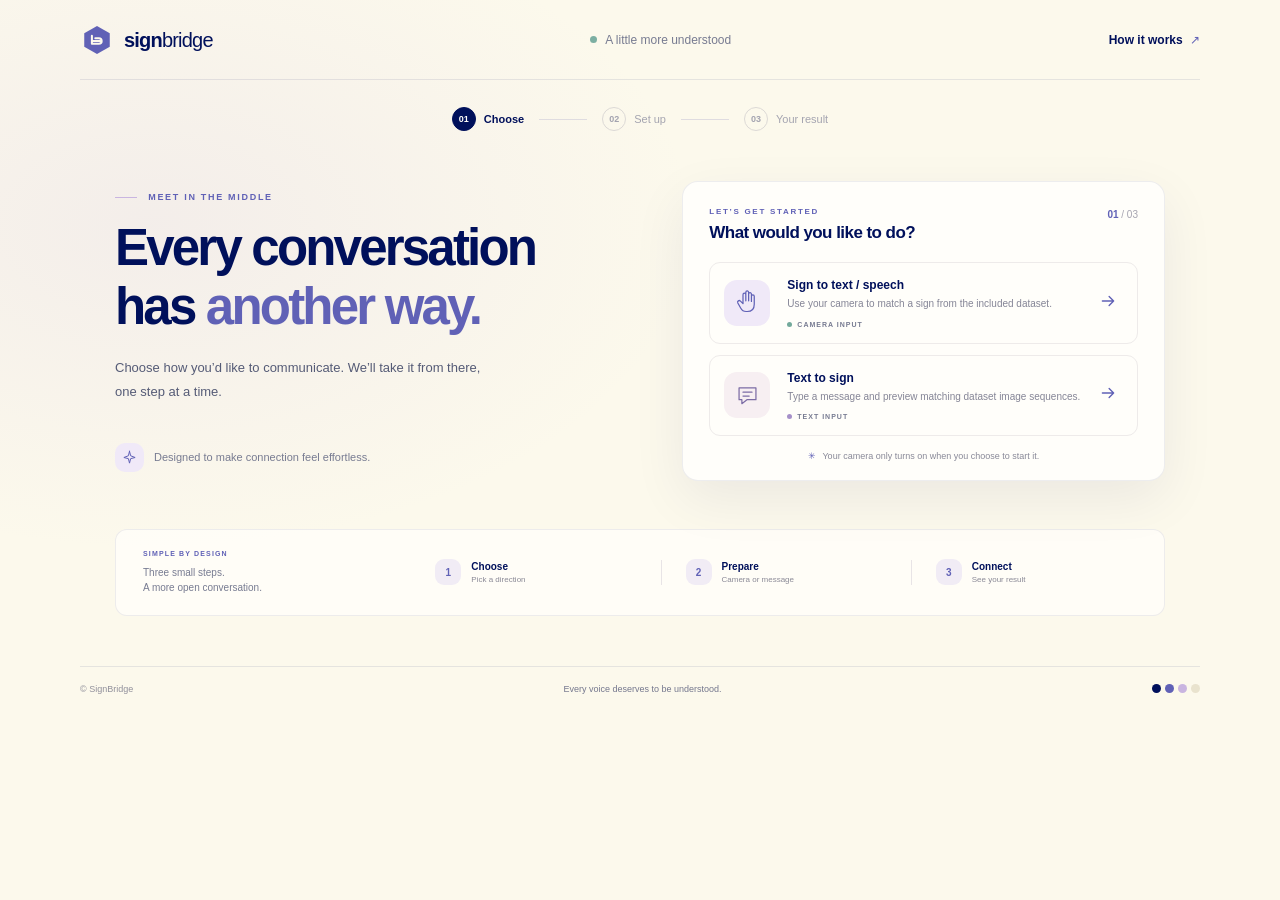
<file: index.html>
<!doctype html>
<html lang="en">
  <head>
    <meta charset="UTF-8" />
    <meta name="viewport" content="width=device-width, initial-scale=1.0" />
    <meta name="theme-color" content="#fcf9ec" />
    <meta
      name="description"
      content="SignBridge makes everyday communication more accessible."
    />
    <title>SignBridge — Communication, made human</title>
    <link rel="stylesheet" href="styles.css" />
    <script src="app.js" defer></script>
  </head>
  <body>
    <svg class="icon-library" xmlns="http://www.w3.org/2000/svg" aria-hidden="true">
      <symbol id="icon-mark" viewBox="0 0 40 40">
        <path d="M20 3.5 35 12v16L20 36.5 5 28V12L20 3.5Z" fill="currentColor" />
        <path d="M14 24.5V15m0 9.5h8.2a3.3 3.3 0 0 0 0-6.6H18m-4 3.3h9.5" fill="none" stroke="#FCF9EC" stroke-linecap="round" stroke-linejoin="round" stroke-width="2.4" />
      </symbol>
      <symbol id="icon-arrow" viewBox="0 0 24 24">
        <path d="M4.5 12h15m-6-6 6 6-6 6" fill="none" stroke="currentColor" stroke-linecap="round" stroke-linejoin="round" stroke-width="1.8" />
      </symbol>
      <symbol id="icon-hand" viewBox="0 0 48 48">
        <path d="M16 23V10a2.5 2.5 0 0 1 5 0v11-15a2.5 2.5 0 0 1 5 0v15-12a2.5 2.5 0 0 1 5 0v13-9a2.5 2.5 0 0 1 5 0v14c0 8-4.8 13-12.5 13h-2c-4.4 0-7.5-2.1-9.4-5.8l-5.3-9.4a2.9 2.9 0 0 1 4.7-3.3l4.5 4.5Z" fill="none" stroke="currentColor" stroke-linecap="round" stroke-linejoin="round" stroke-width="2.2" />
      </symbol>
      <symbol id="icon-chat" viewBox="0 0 48 48">
        <path d="M9 10.5h30v21H23l-9 7v-7H9v-21Z" fill="none" stroke="currentColor" stroke-linecap="round" stroke-linejoin="round" stroke-width="2.2" />
        <path d="M16 18h16m-16 7h11" fill="none" stroke="currentColor" stroke-linecap="round" stroke-width="2.2" />
      </symbol>
      <symbol id="icon-camera" viewBox="0 0 24 24">
        <path d="M4 7.5h3l1.5-2h7l1.5 2h3v11H4v-11Zm8 2.5a3.5 3.5 0 1 0 0 7 3.5 3.5 0 0 0 0-7Z" fill="none" stroke="currentColor" stroke-linecap="round" stroke-linejoin="round" stroke-width="1.7" />
      </symbol>
      <symbol id="icon-upload" viewBox="0 0 24 24">
        <path d="M12 15V4m-4 4 4-4 4 4M5 14v5h14v-5" fill="none" stroke="currentColor" stroke-linecap="round" stroke-linejoin="round" stroke-width="1.7" />
      </symbol>
      <symbol id="icon-sun" viewBox="0 0 24 24">
        <circle cx="12" cy="12" r="4" fill="none" stroke="currentColor" stroke-width="1.7" />
        <path d="M12 2v2m0 16v2M4.9 4.9l1.4 1.4m11.4 11.4 1.4 1.4M2 12h2m16 0h2M4.9 19.1l1.4-1.4M17.7 6.3l1.4-1.4" fill="none" stroke="currentColor" stroke-linecap="round" stroke-width="1.7" />
      </symbol>
      <symbol id="icon-spark" viewBox="0 0 24 24">
        <path d="m12 2 1.8 7.2L21 12l-7.2 1.8L12 21l-1.8-7.2L3 12l7.2-2.8L12 2Z" fill="none" stroke="currentColor" stroke-linecap="round" stroke-linejoin="round" stroke-width="1.6" />
      </symbol>
      <symbol id="icon-volume" viewBox="0 0 24 24">
        <path d="M4 10v4h4l5 4V6l-5 4H4Zm12-2a6 6 0 0 1 0 8m2-11a10 10 0 0 1 0 14" fill="none" stroke="currentColor" stroke-linecap="round" stroke-linejoin="round" stroke-width="1.7" />
      </symbol>
      <symbol id="icon-check" viewBox="0 0 24 24">
        <path d="m5 12 4 4L19 6" fill="none" stroke="currentColor" stroke-linecap="round" stroke-linejoin="round" stroke-width="2" />
      </symbol>
    </svg>

    <div class="app-shell">
      <header class="topbar">
        <a class="brand" href="#" aria-label="SignBridge home" data-home>
          <svg class="brand-mark"><use href="#icon-mark"></use></svg>
          <span>sign<span class="brand-light">bridge</span></span>
        </a>
        <div class="topbar-note"><span class="topbar-dot"></span> A little more understood</div>
        <a class="topbar-link" href="#how-it-works">How it works <span aria-hidden="true">↗</span></a>
      </header>

      <main>
        <div class="progress-wrap" aria-label="Your progress">
          <div class="progress-step is-active" data-step-indicator="1">
            <span class="step-number">01</span><span class="step-name">Choose</span>
          </div>
          <span class="progress-line"></span>
          <div class="progress-step" data-step-indicator="2">
            <span class="step-number">02</span><span class="step-name">Set up</span>
          </div>
          <span class="progress-line"></span>
          <div class="progress-step" data-step-indicator="3">
            <span class="step-number">03</span><span class="step-name">Your result</span>
          </div>
        </div>

        <section class="page is-visible" id="page-1" aria-labelledby="welcome-title">
          <div class="welcome-layout">
            <div class="welcome-copy">
              <p class="eyebrow"><span class="eyebrow-line"></span> MEET IN THE MIDDLE</p>
              <h1 id="welcome-title">Every conversation<br />has <span>another way.</span></h1>
              <p class="intro">Choose how you’d like to communicate. We’ll take it from there, one step at a time.</p>
              <div class="trust-note">
                <span class="trust-icon"><svg><use href="#icon-spark"></use></svg></span>
                <span>Designed to make connection feel effortless.</span>
              </div>
            </div>

            <div class="direction-panel" aria-label="Choose a translation direction">
              <div class="panel-heading">
                <div>
                  <p class="eyebrow">LET’S GET STARTED</p>
                  <h2>What would you like to do?</h2>
                </div>
                <span class="panel-count">01 <span>/ 03</span></span>
              </div>

              <button class="direction-card" type="button" data-direction="sign-to-text">
                <span class="direction-icon lavender"><svg><use href="#icon-hand"></use></svg></span>
                <span class="direction-content">
                  <span class="direction-title">Sign to text / speech</span>
                <span class="direction-description">Use your camera to match a sign from the included dataset.</span>
                  <span class="direction-tag"><span class="tag-dot"></span> CAMERA INPUT</span>
                </span>
                <span class="direction-arrow"><svg><use href="#icon-arrow"></use></svg></span>
              </button>

              <button class="direction-card" type="button" data-direction="text-to-sign">
                <span class="direction-icon pale"><svg><use href="#icon-chat"></use></svg></span>
                <span class="direction-content">
                  <span class="direction-title">Text to sign</span>
                <span class="direction-description">Type a message and preview matching dataset image sequences.</span>
                  <span class="direction-tag"><span class="tag-dot tag-dot-purple"></span> TEXT INPUT</span>
                </span>
                <span class="direction-arrow"><svg><use href="#icon-arrow"></use></svg></span>
              </button>
              <p class="privacy-note"><span aria-hidden="true">✳</span> Your camera only turns on when you choose to start it.</p>
            </div>
          </div>
          

          <div class="how-strip" id="how-it-works">
            <div class="how-intro"><span class="how-kicker">SIMPLE BY DESIGN</span><span>Three small steps.<br />A more open conversation.</span></div>
            <div class="how-item"><span class="how-index">1</span><span><b>Choose</b><small>Pick a direction</small></span></div>
            <span class="how-divider"></span>
            <div class="how-item"><span class="how-index">2</span><span><b>Prepare</b><small>Camera or message</small></span></div>
            <span class="how-divider"></span>
            <div class="how-item"><span class="how-index">3</span><span><b>Connect</b><small>See your result</small></span></div>
          </div>
        </section>

        <section class="page" id="page-2" aria-labelledby="setup-title" hidden>
          <div class="page-heading">
            <button class="back-button" type="button" data-back="1"><span aria-hidden="true">←</span> Back</button>
            <p class="eyebrow">STEP 02 <span class="eyebrow-separator">/</span> <span id="setup-mode-label">SIGN TO TEXT</span></p>
            <h1 id="setup-title">Let’s get your <span id="setup-title-accent">camera</span><span class="heading-suffix"> ready.</span></h1>
            <p class="intro" id="setup-intro">Find a comfortable spot in frame. We’ll help you check the lighting.</p>
          </div>

          <div class="setup-grid" id="camera-workspace">
            <div class="camera-column">
              <div class="camera-frame" id="camera-frame">
                <video id="camera-video" autoplay playsinline muted aria-label="Live camera preview"></video>
                <div class="camera-placeholder" id="camera-placeholder">
                  <div class="camera-orbit orbit-one"></div>
                  <div class="camera-orbit orbit-two"></div>
                  <span class="placeholder-icon"><svg><use href="#icon-camera"></use></svg></span>
                  <span class="placeholder-title">Your camera preview will appear here</span>
                  <span class="placeholder-copy">Make sure your hands are visible and there’s a little space around you.</span>
                  <button class="button button-light" type="button" id="start-camera"><svg><use href="#icon-camera"></use></svg> Start camera</button>
                </div>
                <div class="camera-live-badge" id="camera-live-badge" hidden><span></span> LIVE PREVIEW</div>
                <div class="camera-bottom-label" id="camera-bottom-label" hidden>SignBridge camera preview</div>
              </div>
              <div class="camera-controls">
                <div class="camera-actions">
                  <button class="button button-primary" type="button" id="capture-button" disabled><span class="shutter-icon"></span> Capture sign</button>
                  <button class="button button-outline" type="button" id="stop-camera" hidden>Stop camera</button>
                  <label class="button button-outline upload-button" for="image-upload"><svg><use href="#icon-upload"></use></svg> Upload an image</label>
                  <input id="image-upload" type="file" accept="image/*" hidden />
                </div>
                <p class="camera-error" id="camera-error" role="status" aria-live="polite"></p>
              </div>
            </div>

            <aside class="checks-card" aria-label="Input preparation checks">
              <div class="checks-heading">
                <span class="checks-icon"><svg><use href="#icon-spark"></use></svg></span>
                <span><b>Input checks</b><small>Small things that help</small></span>
              </div>
              <div class="check-row">
                <span class="check-row-icon"><svg><use href="#icon-hand"></use></svg></span>
                <span class="check-row-copy"><b>Hand detection</b><small>Keep your hands in frame</small></span>
                <span class="check-state state-pending" id="hand-state"><span></span> Not connected</span>
              </div>
              <div class="check-row">
                <span class="check-row-icon"><svg><use href="#icon-sun"></use></svg></span>
                <span class="check-row-copy"><b>Lighting</b><small id="lighting-description">We’ll check as you go</small></span>
                <span class="check-state state-pending" id="lighting-state"><span></span> Waiting</span>
              </div>
              <div class="check-row">
                <span class="check-row-icon"><svg><use href="#icon-spark"></use></svg></span>
                <span class="check-row-copy"><b>Background</b><small id="background-description">Needs preprocessing service</small></span>
                <span class="check-state state-pending" id="background-state"><span></span> Not connected</span>
              </div>
              <div class="lighting-meter" aria-hidden="true"><span id="lighting-meter-fill"></span></div>
              <p class="checks-footnote">Camera preview stays on this device.</p>
            </aside>
          </div>

          <div class="text-workspace" id="text-workspace" hidden>
            <div class="text-composer">
              <label for="message-input">Your message</label>
              <p>Write what you’d like to say. You can make changes before you continue.</p>
              <textarea id="message-input" maxlength="500" placeholder="Type a message, like “Hello, how are you?”" rows="5"></textarea>
              <div class="composer-footer"><span>Keep it short and clear</span><span><span id="character-count">0</span> / 500</span></div>
            </div>
            <aside class="checks-card text-tip-card">
              <span class="checks-icon"><svg><use href="#icon-chat"></use></svg></span>
              <h2>A message, made visual.</h2>
              <p>Words found in the included sign dataset will play as short image sequences. Other words will be clearly marked.</p>
              <div class="text-tip-note"><svg><use href="#icon-spark"></use></svg><span>Use the words you’d naturally say.</span></div>
            </aside>
            <div class="text-continue-row">
              <p class="camera-error" id="text-error" role="status" aria-live="polite"></p>
              <button class="button button-primary" type="button" id="continue-text">See your result <svg><use href="#icon-arrow"></use></svg></button>
            </div>
          </div>

          <div class="setup-footer" id="camera-footer">
            <span><span class="footer-lock">✳</span> No recording is saved without your say-so.</span>
            <button class="text-link" type="button" data-back="1">Choose a different direction <span aria-hidden="true">↗</span></button>
          </div>
        </section>

        <section class="page" id="page-3" aria-labelledby="result-title" hidden>
          <div class="result-heading">
            <button class="back-button" type="button" data-back="2"><span aria-hidden="true">←</span> Back</button>
            <p class="eyebrow">STEP 03 <span class="eyebrow-separator">/</span> YOUR RESULT</p>
            <h1 id="result-title">A moment of <span>understanding.</span></h1>
            <p class="intro" id="result-intro">Here’s what we have ready for you.</p>
          </div>

          <div class="result-card">
            <div class="result-card-top">
              <span class="result-type"><span class="result-type-dot"></span><span id="result-type-label">SIGN TO TEXT</span></span>
              <span class="result-time" id="result-time">JUST NOW</span>
            </div>
            <div class="result-content" id="sign-result">
              <div class="result-visual" id="result-image-wrap" hidden><img id="result-image" alt="Captured sign input" /></div>
              <span class="result-icon"><svg><use href="#icon-hand"></use></svg></span>
              <p class="result-overline">TRANSLATION</p>
              <h2 id="sign-result-title">Ready for the next step.</h2>
              <p class="result-message" id="sign-result-message">Your sign input is captured. We’ll compare it with the available dataset signs.</p>
              <span class="result-status" id="sign-result-status"><span></span><span id="sign-result-status-text">Input captured · Dataset match pending</span></span>
            </div>
            <div class="result-content text-result-content" id="text-result" hidden>
              <span class="result-icon"><svg><use href="#icon-chat"></use></svg></span>
              <p class="result-overline">YOUR MESSAGE</p>
              <h2 id="result-message-text"></h2>
              <div class="word-sequence-wrap">
                <p class="result-overline">WORD SEQUENCE</p>
                <div class="word-sequence" id="word-sequence"></div>
              </div>
              <div class="dataset-player" id="dataset-player" hidden>
                <p class="result-overline">DATASET SIGN PLAYBACK</p>
                <div class="dataset-viewer">
                  <button class="dataset-step-button" type="button" id="dataset-previous" aria-label="Previous dataset sign">‹</button>
                  <div class="dataset-frame-wrap">
                    <img id="dataset-frame" alt="" />
                    <span class="dataset-frame-counter" id="dataset-frame-counter"></span>
                  </div>
                  <button class="dataset-step-button" type="button" id="dataset-next" aria-label="Next dataset sign">›</button>
                </div>
                <div class="dataset-controls">
                  <button class="button button-outline" type="button" id="dataset-play">Pause sequence</button>
                  <span id="dataset-active-word"></span>
                </div>
                <p class="dataset-hint" id="dataset-hint" role="status" aria-live="polite"></p>
              </div>
              <span class="result-status" id="text-result-status"><span></span><span id="text-result-status-text">Message ready</span></span>
            </div>
            <div class="result-card-footer">
              <span><svg><use href="#icon-spark"></use></svg> Made for connection, not perfection.</span>
              <button class="text-link" type="button" id="speak-result" hidden><svg><use href="#icon-volume"></use></svg> Read aloud</button>
            </div>
          </div>

          <div class="result-actions">
            <button class="button button-primary" type="button" id="start-again">Start a new conversation <svg><use href="#icon-arrow"></use></svg></button>
            <p id="result-disclaimer">Dataset recognition is experimental and limited to the signs provided with this project.</p>
          </div>
        </section>
      </main>

      <footer class="site-footer">
        <span>© SignBridge</span>
        <span class="footer-center">Every voice deserves to be understood.</span>
        <span class="footer-colors"><i></i><i></i><i></i><i></i></span>
      </footer>
    </div>
  </body>
</html>
</file>
<file: styles.css>
:root {
  color-scheme: light;
  --navy: #00105b;
  --blue: #6061b6;
  --lavender: #c9b5e0;
  --cream: #fcf9ec;
  --white: #fffefa;
  --ink-soft: #555b76;
  --line: #e9e5db;
  --green: #468477;
  --shadow: 0 18px 54px rgba(0, 16, 91, 0.07);
  font-family: "DM Sans", "Segoe UI", sans-serif;
  font-synthesis: none;
  text-rendering: optimizeLegibility;
}

* { box-sizing: border-box; }

body {
  min-width: 320px;
  min-height: 100vh;
  margin: 0;
  color: var(--navy);
  background:
    radial-gradient(ellipse at 12% 25%, rgba(201, 181, 224, 0.17), transparent 34%),
    var(--cream);
}

button, textarea { font: inherit; }
button, a, label { -webkit-tap-highlight-color: transparent; }
button:focus-visible, a:focus-visible, label:focus-visible, textarea:focus-visible {
  outline: 3px solid rgba(96, 97, 182, 0.5);
  outline-offset: 3px;
}

.icon-library { position: absolute; width: 0; height: 0; overflow: hidden; }
.app-shell { width: min(1120px, calc(100% - 80px)); margin: 0 auto; }
.topbar { height: 80px; display: flex; align-items: center; justify-content: space-between; border-bottom: 1px solid rgba(0, 16, 91, 0.09); }
.brand { display: inline-flex; align-items: center; gap: 10px; color: var(--navy); text-decoration: none; font: 800 20px/1 "Manrope", sans-serif; letter-spacing: -0.8px; }
.brand-mark { width: 34px; height: 34px; color: var(--blue); }
.brand-light { font-weight: 500; }
.topbar-note, .topbar-link { font-size: 12px; color: #777b91; }
.topbar-note { display: flex; align-items: center; gap: 8px; }
.topbar-dot, .tag-dot, .result-type-dot { width: 7px; height: 7px; border-radius: 50%; background: #7cafa2; }
.topbar-link { color: var(--navy); text-decoration: none; font-weight: 600; }
.topbar-link span { margin-left: 4px; color: var(--blue); }

.progress-wrap { display: flex; align-items: center; justify-content: center; gap: 15px; padding: 27px 0 35px; }
.progress-step { display: flex; align-items: center; gap: 8px; color: #a4a4b0; font-size: 11px; }
.step-number { display: grid; width: 24px; height: 24px; place-items: center; border: 1px solid #dcd9d6; border-radius: 50%; font-size: 9px; font-weight: 700; }
.progress-step.is-active { color: var(--navy); font-weight: 700; }
.progress-step.is-active .step-number { color: var(--white); background: var(--navy); border-color: var(--navy); }
.progress-step.is-done { color: var(--blue); }
.progress-step.is-done .step-number { color: var(--blue); border-color: var(--lavender); background: #f0e9f8; }
.progress-line { width: 48px; height: 1px; background: #dfdce0; }

.page { display: none; animation: appear 350ms ease both; }
.page.is-visible { display: block; }
.page[hidden], [hidden] { display: none !important; }
@keyframes appear { from { opacity: 0; transform: translateY(7px); } to { opacity: 1; transform: translateY(0); } }
.welcome-layout { display: grid; grid-template-columns: 1.02fr 0.98fr; align-items: center; gap: 65px; padding: 15px 35px 48px; }
.welcome-copy { padding: 2px 0 0; }
.eyebrow { margin: 0 0 16px; color: var(--blue); font-size: 9px; font-weight: 700; letter-spacing: 1.7px; }
.eyebrow-line { display: inline-block; vertical-align: middle; width: 22px; height: 1px; margin-right: 7px; background: var(--lavender); }
h1, h2, p { margin-top: 0; }
h1, h2 { font-family: "Manrope", "Segoe UI", sans-serif; }
.welcome-copy h1, .page-heading h1, .result-heading h1 { margin: 0; font-size: clamp(36px, 4vw, 51px); line-height: 1.16; letter-spacing: -2.8px; font-weight: 600; }
.welcome-copy h1 span, .page-heading h1 span:not(.heading-suffix), .result-heading h1 span { color: var(--blue); }
.intro { max-width: 390px; margin: 19px 0 0; color: var(--ink-soft); font-size: 13px; line-height: 1.85; }
.trust-note { display: flex; align-items: center; gap: 10px; margin-top: 39px; color: #777b91; font-size: 11px; }
.trust-icon { display: grid; width: 29px; height: 29px; place-items: center; border-radius: 10px; background: #f0e9f8; color: var(--blue); }
.trust-icon svg { width: 15px; height: 15px; }

.direction-panel { padding: 25px 26px 19px; border: 1px solid rgba(0, 16, 91, 0.07); border-radius: 16px; background: var(--white); box-shadow: var(--shadow); }
.panel-heading { display: flex; justify-content: space-between; align-items: flex-start; margin-bottom: 19px; }
.panel-heading .eyebrow { margin-bottom: 7px; font-size: 8px; }
.panel-heading h2 { margin: 0; font-size: 17px; letter-spacing: -0.55px; font-weight: 700; }
.panel-count { padding-top: 2px; color: var(--blue); font: 700 10px "Manrope", sans-serif; }
.panel-count span { color: #a6a4b0; font-weight: 500; }
.direction-card { width: 100%; display: grid; grid-template-columns: 49px 1fr 24px; align-items: center; gap: 14px; padding: 15px 14px; border: 1px solid #eeebea; border-radius: 11px; background: #fffefa; text-align: left; color: inherit; cursor: pointer; transition: border-color 180ms ease, transform 180ms ease, box-shadow 180ms ease; }
.direction-card + .direction-card { margin-top: 11px; }
.direction-card:hover { transform: translateY(-2px); border-color: var(--lavender); box-shadow: 0 9px 22px rgba(0, 16, 91, 0.07); }
.direction-icon { width: 46px; height: 46px; display: grid; place-items: center; border-radius: 13px; }
.direction-icon svg { width: 27px; height: 27px; }
.direction-icon.lavender { color: var(--blue); background: #f0e9f8; }
.direction-icon.pale { color: #7c6ca5; background: #f7eff2; }
.direction-content { display: flex; flex-direction: column; align-items: flex-start; gap: 4px; }
.direction-title { font-size: 12px; font-weight: 700; }
.direction-description { color: #858596; font-size: 10px; line-height: 1.55; }
.direction-tag { display: inline-flex; align-items: center; gap: 5px; margin-top: 5px; color: #777b91; font-size: 7px; font-weight: 700; letter-spacing: 1px; }
.direction-tag .tag-dot { width: 5px; height: 5px; background: #73a99b; }
.direction-tag .tag-dot-purple { background: #a690c9; }
.direction-arrow { color: var(--blue); transition: transform 180ms ease; }
.direction-arrow svg { width: 18px; height: 18px; }
.direction-card:hover .direction-arrow { transform: translateX(3px); }
.privacy-note { margin: 15px 0 0; color: #898998; font-size: 9px; text-align: center; }
.privacy-note span { color: var(--blue); padding-right: 4px; }

.how-strip { display: grid; grid-template-columns: 1.2fr 0.9fr 1px 0.9fr 1px 0.9fr; align-items: center; gap: 24px; padding: 19px 27px; margin: 0 35px; border: 1px solid rgba(0, 16, 91, 0.07); border-radius: 12px; background: rgba(255, 254, 250, 0.76); }
.how-intro { display: flex; flex-direction: column; gap: 5px; color: #777b91; font-size: 10px; line-height: 1.55; }
.how-kicker { color: var(--blue); font-size: 7px; font-weight: 700; letter-spacing: 1.15px; }
.how-item { display: flex; align-items: center; gap: 10px; }
.how-index { display: grid; width: 26px; height: 26px; place-items: center; border-radius: 9px; background: #f1ecf5; color: var(--blue); font-size: 10px; font-weight: 700; }
.how-item b, .how-item small { display: block; }
.how-item b { font-size: 10px; }
.how-item small { margin-top: 3px; color: #8a8996; font-size: 8px; }
.how-divider { height: 25px; background: #e8e4e6; }

.page-heading { position: relative; padding: 12px 0 26px; text-align: center; }
.back-button { position: absolute; top: 0; left: 0; display: inline-flex; align-items: center; gap: 8px; padding: 7px 0; border: 0; background: transparent; color: #777b91; font-size: 11px; cursor: pointer; }
.back-button:hover { color: var(--navy); }
.page-heading .eyebrow, .result-heading .eyebrow { margin: 4px 0 11px; }
.page-heading h1, .result-heading h1 { font-size: clamp(30px, 3.5vw, 42px); letter-spacing: -2px; }
.page-heading .intro, .result-heading .intro { max-width: 520px; margin: 10px auto 0; font-size: 12px; }
.eyebrow-separator { padding: 0 5px; color: #c9b5e0; }
.setup-grid { display: grid; grid-template-columns: minmax(0, 1.55fr) minmax(250px, 0.8fr); gap: 20px; align-items: stretch; }
.camera-frame { position: relative; display: flex; min-height: 350px; align-items: center; justify-content: center; overflow: hidden; border: 1px solid rgba(255, 255, 255, 0.1); border-radius: 14px; background: radial-gradient(ellipse at 50% 43%, #202c62 0, #111b4a 48%, #09133f 100%); }
.camera-frame video { display: none; width: 100%; height: 100%; min-height: 350px; object-fit: cover; transform: scaleX(-1); }
.camera-frame.is-live video { display: block; }
.camera-placeholder { position: absolute; inset: 0; display: flex; flex-direction: column; justify-content: center; align-items: center; padding: 35px; color: white; text-align: center; }
.camera-frame.is-live .camera-placeholder { display: none; }
.camera-orbit { position: absolute; width: 275px; height: 275px; border: 1px solid rgba(201, 181, 224, 0.13); border-radius: 50%; pointer-events: none; }
.orbit-one { transform: scaleY(0.58) rotate(-23deg); }
.orbit-two { transform: scaleY(0.58) rotate(23deg); }
.placeholder-icon { display: grid; width: 58px; height: 58px; place-items: center; border: 1px solid rgba(201, 181, 224, 0.38); border-radius: 18px; color: #d3c3e5; background: rgba(201, 181, 224, 0.1); }
.placeholder-icon svg { width: 29px; height: 29px; }
.placeholder-title { margin-top: 17px; font: 600 14px "Manrope", sans-serif; }
.placeholder-copy { max-width: 310px; margin-top: 7px; color: #c0c5d8; font-size: 10px; line-height: 1.6; }
.button { display: inline-flex; align-items: center; justify-content: center; gap: 9px; min-height: 40px; padding: 0 17px; border: 1px solid transparent; border-radius: 8px; font-size: 10px; font-weight: 700; cursor: pointer; transition: transform 160ms ease, background 160ms ease, border-color 160ms ease; }
.button:hover:not(:disabled) { transform: translateY(-1px); }
.button svg { width: 17px; height: 17px; }
.button-light { position: relative; margin-top: 19px; color: var(--navy); background: var(--cream); }
.button-light:hover { background: #fff; }
.button-primary { color: var(--white); background: var(--navy); }
.button-primary:hover:not(:disabled) { background: #172a77; }
.button-primary:disabled { opacity: 0.45; cursor: not-allowed; }
.button-outline { border-color: #dedbe3; background: var(--white); color: var(--navy); }
.button-outline:hover { border-color: var(--lavender); }
.camera-live-badge { position: absolute; top: 15px; left: 15px; align-items: center; gap: 7px; padding: 7px 10px; border: 1px solid rgba(255,255,255,0.2); border-radius: 6px; color: white; background: rgba(0, 16, 45, 0.62); font-size: 8px; font-weight: 700; letter-spacing: 1px; }
.camera-live-badge:not([hidden]) { display: flex; }
.camera-live-badge span { width: 6px; height: 6px; border-radius: 50%; background: #86c3b0; box-shadow: 0 0 0 3px rgba(134, 195, 176, 0.2); }
.camera-bottom-label { position: absolute; bottom: 13px; left: 15px; color: rgba(255, 255, 255, 0.78); font-size: 9px; }
.camera-controls { padding: 12px 0 0; }
.camera-actions { display: flex; align-items: center; gap: 10px; }
.shutter-icon { width: 9px; height: 9px; border: 2px solid currentColor; border-radius: 50%; }
.upload-button { cursor: pointer; }
.camera-error { min-height: 14px; margin: 8px 0 0; color: #a54848; font-size: 10px; }
.checks-card { padding: 20px; border: 1px solid rgba(0, 16, 91, 0.08); border-radius: 13px; background: var(--white); box-shadow: 0 9px 25px rgba(0, 16, 91, 0.035); }
.checks-heading { display: flex; align-items: center; gap: 10px; padding-bottom: 18px; border-bottom: 1px solid #eeebea; }
.checks-icon { display: grid; width: 36px; height: 36px; flex: 0 0 auto; place-items: center; border-radius: 11px; background: #f1ecf7; color: var(--blue); }
.checks-icon svg { width: 19px; height: 19px; }
.checks-heading b, .checks-heading small { display: block; }
.checks-heading b { font-size: 11px; }
.checks-heading small { margin-top: 4px; color: #878796; font-size: 9px; }
.check-row { display: flex; align-items: center; gap: 9px; padding: 16px 0; border-bottom: 1px solid #f0eeea; }
.check-row-icon { display: grid; width: 30px; height: 30px; flex: 0 0 auto; place-items: center; border-radius: 9px; background: #f8f6f2; color: var(--blue); }
.check-row-icon svg { width: 17px; height: 17px; }
.check-row-copy { flex: 1; }
.check-row-copy b, .check-row-copy small { display: block; }
.check-row-copy b { font-size: 9px; }
.check-row-copy small { margin-top: 4px; color: #93919b; font-size: 8px; }
.check-state { display: inline-flex; align-items: center; gap: 5px; white-space: nowrap; color: #8b8b98; font-size: 8px; }
.check-state > span { width: 5px; height: 5px; border-radius: 50%; background: #b7b2c2; }
.check-state.state-good { color: #477a6e; }
.check-state.state-good > span { background: #71a697; }
.check-state.state-alert { color: #9c6842; }
.check-state.state-alert > span { background: #dfa46e; }
.lighting-meter { height: 4px; margin: 1px 0 0; overflow: hidden; border-radius: 8px; background: #eeeaf1; }
.lighting-meter span { display: block; width: 0; height: 100%; border-radius: inherit; background: #7caa9a; transition: width 350ms ease, background 350ms ease; }
.checks-footnote { margin: 15px 0 0; color: #898998; font-size: 8px; }
.checks-footnote::before { content: ""; display: inline-block; width: 5px; height: 5px; margin: 0 6px 1px 0; border-radius: 50%; background: #7caa9a; }
.setup-footer { display: flex; justify-content: space-between; align-items: center; padding: 18px 2px 0; color: #898998; font-size: 9px; }
.footer-lock { padding-right: 4px; color: var(--blue); }
.text-link { display: inline-flex; align-items: center; gap: 6px; padding: 4px 0; border: 0; background: transparent; color: var(--blue); font-size: 9px; font-weight: 600; cursor: pointer; }
.text-link:hover { color: var(--navy); }
.text-link svg { width: 14px; height: 14px; }
.text-workspace { display: grid; grid-template-columns: minmax(0, 1.55fr) minmax(250px, 0.8fr); gap: 20px; align-items: stretch; }
.text-composer { padding: 23px; border: 1px solid rgba(0, 16, 91, 0.08); border-radius: 13px; background: var(--white); box-shadow: 0 9px 25px rgba(0, 16, 91, 0.035); }
.text-composer label { display: block; font-size: 12px; font-weight: 700; }
.text-composer > p { margin: 6px 0 17px; color: #858596; font-size: 10px; }
.text-composer textarea { display: block; width: 100%; min-height: 170px; resize: vertical; padding: 14px; border: 1px solid #e8e4e8; border-radius: 9px; outline: none; color: var(--navy); background: #fffefa; font-size: 12px; line-height: 1.65; }
.text-composer textarea:focus { border-color: var(--lavender); box-shadow: 0 0 0 3px rgba(201, 181, 224, 0.2); }
.text-composer textarea::placeholder { color: #aaa9b1; }
.composer-footer { display: flex; justify-content: space-between; margin-top: 9px; color: #93919b; font-size: 8px; }
.text-tip-card { display: flex; flex-direction: column; align-items: flex-start; justify-content: center; }
.text-tip-card h2 { margin: 15px 0 7px; font-size: 16px; letter-spacing: -0.5px; }
.text-tip-card > p { margin: 0; color: #858596; font-size: 10px; line-height: 1.8; }
.text-tip-note { display: flex; align-items: center; gap: 8px; margin-top: 19px; padding-top: 14px; border-top: 1px solid #eeebea; color: #777b91; font-size: 9px; }
.text-tip-note svg { width: 15px; height: 15px; color: var(--blue); }
.text-continue-row { grid-column: 1 / -1; display: flex; align-items: center; justify-content: space-between; margin-top: -6px; }
.text-continue-row .camera-error { flex: 1; }

.result-heading { position: relative; padding: 12px 0 29px; text-align: center; }
.result-card { max-width: 720px; margin: 0 auto; overflow: hidden; border: 1px solid rgba(0, 16, 91, 0.09); border-radius: 14px; background: var(--white); box-shadow: var(--shadow); }
.result-card-top, .result-card-footer { display: flex; justify-content: space-between; align-items: center; padding: 14px 20px; }
.result-card-top { border-bottom: 1px solid #eeebea; }
.result-type { display: inline-flex; align-items: center; gap: 7px; font-size: 8px; font-weight: 700; letter-spacing: 0.9px; }
.result-type-dot { width: 6px; height: 6px; background: var(--blue); }
.result-time { color: #9a98a2; font-size: 8px; letter-spacing: 0.7px; }
.result-content { display: flex; flex-direction: column; align-items: center; padding: 34px 30px 32px; text-align: center; }
.result-visual { width: min(280px, 100%); max-height: 180px; margin: 0 auto 21px; overflow: hidden; border-radius: 10px; background: #f4f0f7; }
.result-visual img { display: block; width: 100%; max-height: 180px; object-fit: contain; }
.result-icon { display: grid; width: 53px; height: 53px; place-items: center; border-radius: 17px; background: #f0e9f8; color: var(--blue); }
.result-icon svg { width: 27px; height: 27px; }
.result-overline { margin: 20px 0 7px; color: var(--blue); font-size: 8px; font-weight: 700; letter-spacing: 1.4px; }
.result-content h2 { max-width: 520px; margin: 0; font-size: 22px; letter-spacing: -0.8px; line-height: 1.35; }
.result-message { max-width: 435px; margin: 9px 0 0; color: #777b91; font-size: 11px; line-height: 1.75; }
.result-status { display: inline-flex; align-items: center; gap: 7px; margin-top: 20px; padding: 8px 11px; border-radius: 20px; color: #727285; background: #f7f5f1; font-size: 8px; }
.result-status > span { width: 6px; height: 6px; border-radius: 50%; background: #d2a06c; }
.text-result-content h2 { font-size: clamp(19px, 2.8vw, 27px); }
.word-sequence-wrap { width: 100%; margin-top: 5px; padding-top: 3px; }
.word-sequence-wrap .result-overline { margin: 19px 0 11px; }
.word-sequence { display: flex; flex-wrap: wrap; justify-content: center; gap: 7px; }
.word-chip { padding: 8px 11px; border: 1px solid #ece6ef; border-radius: 7px; color: var(--navy); background: #faf7fb; font-size: 9px; }
button.word-chip { cursor: pointer; }
.word-chip.is-supported { border-color: #b7d3c7; background: #f0f7f2; }
.word-chip.is-unsupported { color: #777b91; background: #f7f5f1; }
.word-chip.is-active { outline: 2px solid var(--blue); outline-offset: 1px; }
.dataset-player { width: 100%; margin-top: 22px; padding: 18px; border: 1px solid #ece6ef; border-radius: 11px; background: #fcfafc; }
.dataset-player > .result-overline { margin: 0 0 13px; }
.dataset-viewer { display: flex; align-items: center; justify-content: center; gap: 12px; }
.dataset-step-button { display: grid; width: 34px; height: 34px; flex: 0 0 auto; place-items: center; border: 1px solid #e8e2eb; border-radius: 50%; color: var(--navy); background: var(--white); font-size: 22px; cursor: pointer; }
.dataset-step-button:disabled { opacity: 0.4; cursor: default; }
.dataset-frame-wrap { position: relative; display: grid; width: min(420px, 100%); height: 250px; place-items: center; overflow: hidden; border-radius: 8px; background: #f0edf3; }
.dataset-frame-wrap img { display: block; width: 100%; height: 100%; object-fit: contain; }
.dataset-frame-counter { position: absolute; right: 8px; bottom: 8px; padding: 5px 8px; border-radius: 12px; color: white; background: rgba(0, 16, 91, 0.78); font-size: 8px; }
.dataset-controls { display: flex; align-items: center; justify-content: center; gap: 12px; margin-top: 12px; }
.dataset-controls .button { min-height: 34px; }
.dataset-controls > span { color: var(--navy); font-size: 10px; font-weight: 600; }
.dataset-hint { min-height: 14px; margin: 10px 0 0; color: #777b91; font-size: 9px; line-height: 1.6; }
.dataset-hint:empty { display: none; }
.result-card-footer { border-top: 1px solid #eeebea; }
.result-card-footer > span { display: inline-flex; align-items: center; gap: 7px; color: #898998; font-size: 8px; }
.result-card-footer > span svg { width: 14px; height: 14px; color: var(--blue); }
.result-actions { display: flex; flex-direction: column; align-items: center; gap: 12px; padding-top: 20px; }
.result-actions > p { max-width: 490px; margin: 0; color: #898998; font-size: 9px; line-height: 1.6; text-align: center; }

.site-footer { display: flex; justify-content: space-between; align-items: center; margin-top: 50px; padding: 17px 0 20px; border-top: 1px solid rgba(0, 16, 91, 0.09); color: #91909b; font-size: 9px; }
.footer-center { color: #74778d; }
.footer-colors { display: flex; gap: 4px; }
.footer-colors i { width: 9px; height: 9px; border-radius: 50%; background: var(--navy); }
.footer-colors i:nth-child(2) { background: var(--blue); }
.footer-colors i:nth-child(3) { background: var(--lavender); }
.footer-colors i:nth-child(4) { background: #e9e3ce; }

@media (min-width: 1200px) {
  .app-shell { width: min(1120px, calc(100% - 120px)); }
}

@media (max-width: 800px) {
  .app-shell { width: calc(100% - 40px); }
  .welcome-layout { gap: 30px; padding-right: 10px; padding-left: 10px; }
  .how-strip { gap: 14px; margin: 0 10px; padding: 16px; }
  .setup-grid, .text-workspace { grid-template-columns: 1fr; }
  .camera-frame { min-height: 320px; }
  .camera-frame video { min-height: 320px; }
  .checks-card { padding: 17px; }
  .text-tip-card { min-height: 210px; }
  .text-continue-row { grid-column: auto; }
}

@media (max-width: 600px) {
  .app-shell { width: calc(100% - 30px); }
  .topbar { height: 66px; }
  .brand { font-size: 18px; }
  .brand-mark { width: 30px; height: 30px; }
  .topbar-note { display: none; }
  .topbar-link { font-size: 10px; }
  .progress-wrap { gap: 9px; padding: 20px 0 24px; }
  .progress-line { width: 24px; }
  .progress-step { gap: 5px; font-size: 9px; }
  .step-number { width: 21px; height: 21px; font-size: 8px; }
  .welcome-layout { grid-template-columns: 1fr; gap: 25px; padding: 8px 0 30px; }
  .welcome-copy h1 { font-size: clamp(38px, 11vw, 49px); letter-spacing: -2.4px; }
  .intro { margin-top: 12px; font-size: 12px; }
  .trust-note { margin-top: 17px; }
  .direction-panel { padding: 20px 16px 16px; }
  .direction-card { grid-template-columns: 42px 1fr 18px; gap: 10px; padding: 12px 10px; }
  .direction-icon { width: 40px; height: 40px; border-radius: 11px; }
  .direction-icon svg { width: 24px; height: 24px; }
  .direction-title { font-size: 11px; }
  .direction-description { font-size: 9px; }
  .how-strip { grid-template-columns: 1fr 1fr; gap: 15px 10px; margin: 0; padding: 15px; }
  .how-intro { grid-column: 1 / -1; padding-bottom: 10px; border-bottom: 1px solid #ece8e6; }
  .how-intro br { display: none; }
  .how-divider { display: none; }
  .how-item { gap: 7px; }
  .how-item:last-child { grid-column: 1 / -1; }
  .page-heading, .result-heading { padding-top: 36px; }
  .page-heading .back-button, .result-heading .back-button { top: 0; }
  .page-heading h1, .result-heading h1 { font-size: 32px; letter-spacing: -1.7px; }
  .page-heading .intro, .result-heading .intro { font-size: 11px; }
  .camera-frame { min-height: 275px; }
  .camera-frame video { min-height: 275px; }
  .camera-actions { gap: 8px; }
  .button { min-height: 38px; padding: 0 12px; font-size: 9px; }
  .setup-footer { align-items: flex-start; gap: 10px; font-size: 8px; }
  .setup-footer .text-link { text-align: right; }
  .text-composer { padding: 18px; }
  .text-composer textarea { min-height: 145px; }
  .result-heading { padding-bottom: 23px; }
  .result-content { padding: 28px 20px; }
  .result-content h2 { font-size: 20px; }
  .dataset-player { padding: 12px 8px; }
  .dataset-viewer { gap: 6px; }
  .dataset-step-button { width: 29px; height: 29px; }
  .dataset-frame-wrap { height: 190px; }
  .result-card-top, .result-card-footer { padding: 12px 14px; }
  .result-card-footer > span { max-width: 175px; line-height: 1.5; }
  .site-footer { margin-top: 34px; font-size: 8px; }
  .footer-center { display: none; }
}

@media (prefers-reduced-motion: reduce) {
  *, *::before, *::after { scroll-behavior: auto !important; animation-duration: 0.01ms !important; transition-duration: 0.01ms !important; }
}
</file>
